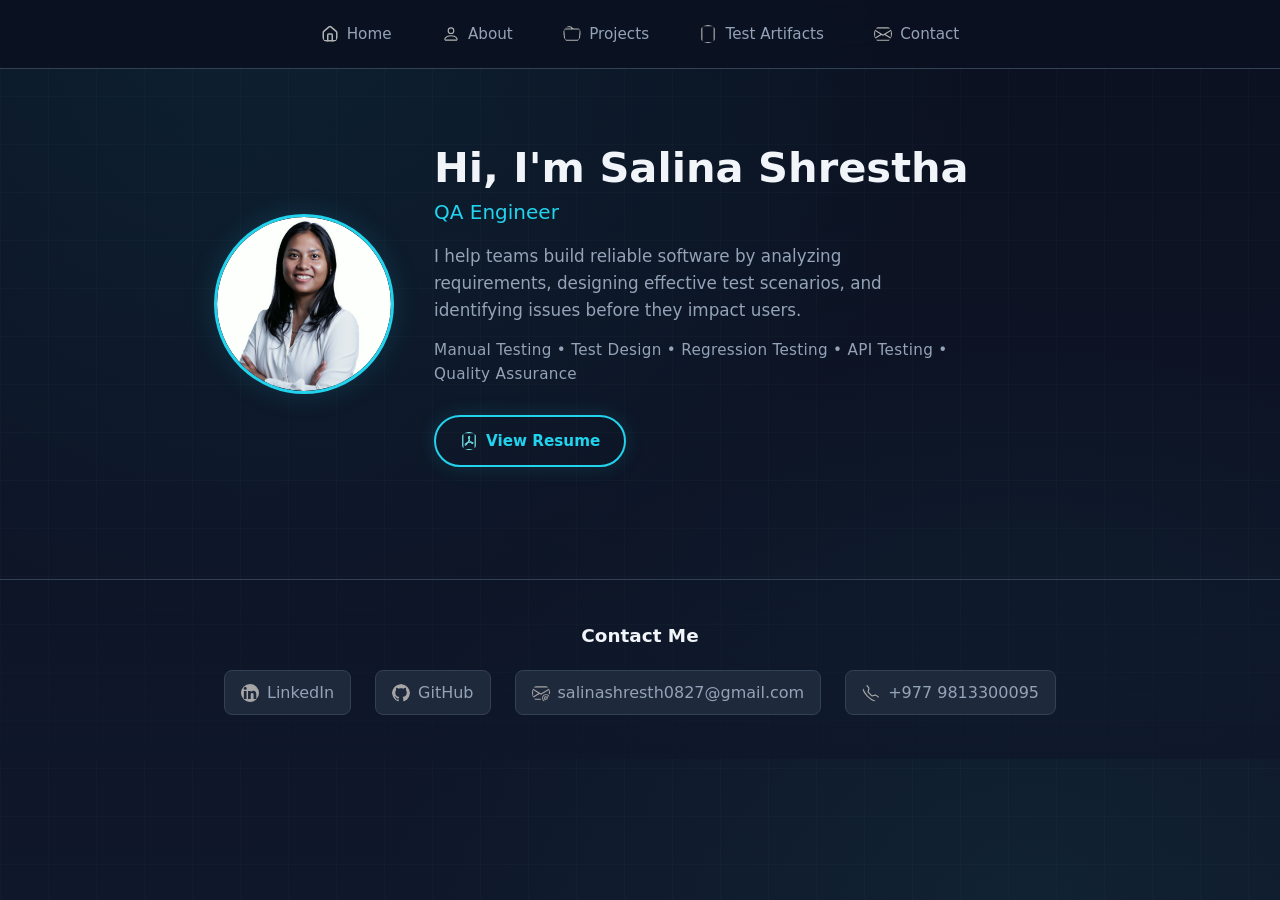
<file: index.html>
<!DOCTYPE html>
<html lang="en">
<head>
  <meta charset="UTF-8">
  <meta name="viewport" content="width=device-width, initial-scale=1.0">
  <title>Salina Shrestha | QA Engineer Portfolio</title>
  <link rel="stylesheet" href="style.css">
  
</head>
<body>
  <nav>
    <ul>
      <li>
        <a href="/">
          <img src="assets/icons/home.svg" alt="">
          Home
        </a>
      </li>
      <li>
        <a href="/about/">
          <img src="assets/icons/person.svg" alt="">
          About
        </a>
      </li>
      <li>
        <a href="/projects/">
          <img src="assets/icons/folder.svg" alt="">
          Projects
        </a>
      </li>
      <li>
        <a href="/artifacts/">
          <img src="assets/icons/file.svg" alt="">
          Test Artifacts
        </a>
      </li>
      <li>
        <a href="/#contact">
          <img src="assets/icons/envelope.svg" alt="">
          Contact
        </a>
      </li>
    </ul>
  </nav>

  <!-- Hero Section -->
    
   <!-- Hero Section -->
  <header class="hero hero-side">
    <div class="hero-photo">
      <img src="assets/profile.jpg" alt="Salina Shrestha">
    </div>

    <div class="hero-content">
      <h1>Hi, I'm Salina Shrestha</h1>
      <h2>QA Engineer</h2>

      <p>
        I help teams build reliable software by analyzing requirements,
        designing effective test scenarios, and identifying issues before
        they impact users.
      </p>

      <p class="skills-line">
        Manual Testing • Test Design • Regression Testing • API Testing • Quality Assurance
      </p>

      <a href="assets/resume.pdf" target="_blank" class="btn btn-primary">
        <img src="assets/icons/file-pdf.svg" alt="">
        View Resume
      </a>
    </div>
  </header>

  <!-- Footer / Contact -->
  <footer id="contact">
    <h3>Contact Me</h3>
    <address>
      <a href="https://www.linkedin.com/in/shresthasalina/" target="_blank" rel="noopener">
        <img src="assets/icons/linkedin.svg" alt="">
        LinkedIn
      </a>
      <a href="https://github.com/Salina-Stha" target="_blank" rel="noopener">
        <img src="assets/icons/github.svg" alt="">
        GitHub
      </a>
      <a href="mailto:salinashresth0827@gmail.com">
        <img src="assets/icons/envelope-at.svg" alt="">
        salinashresth0827@gmail.com
      </a>
      <a href="tel:+9779813300095">
        <img src="assets/icons/telephone.svg" alt="">
        +977 9813300095
      </a>
    </address>
  </footer>
</body>
</html>
</file>
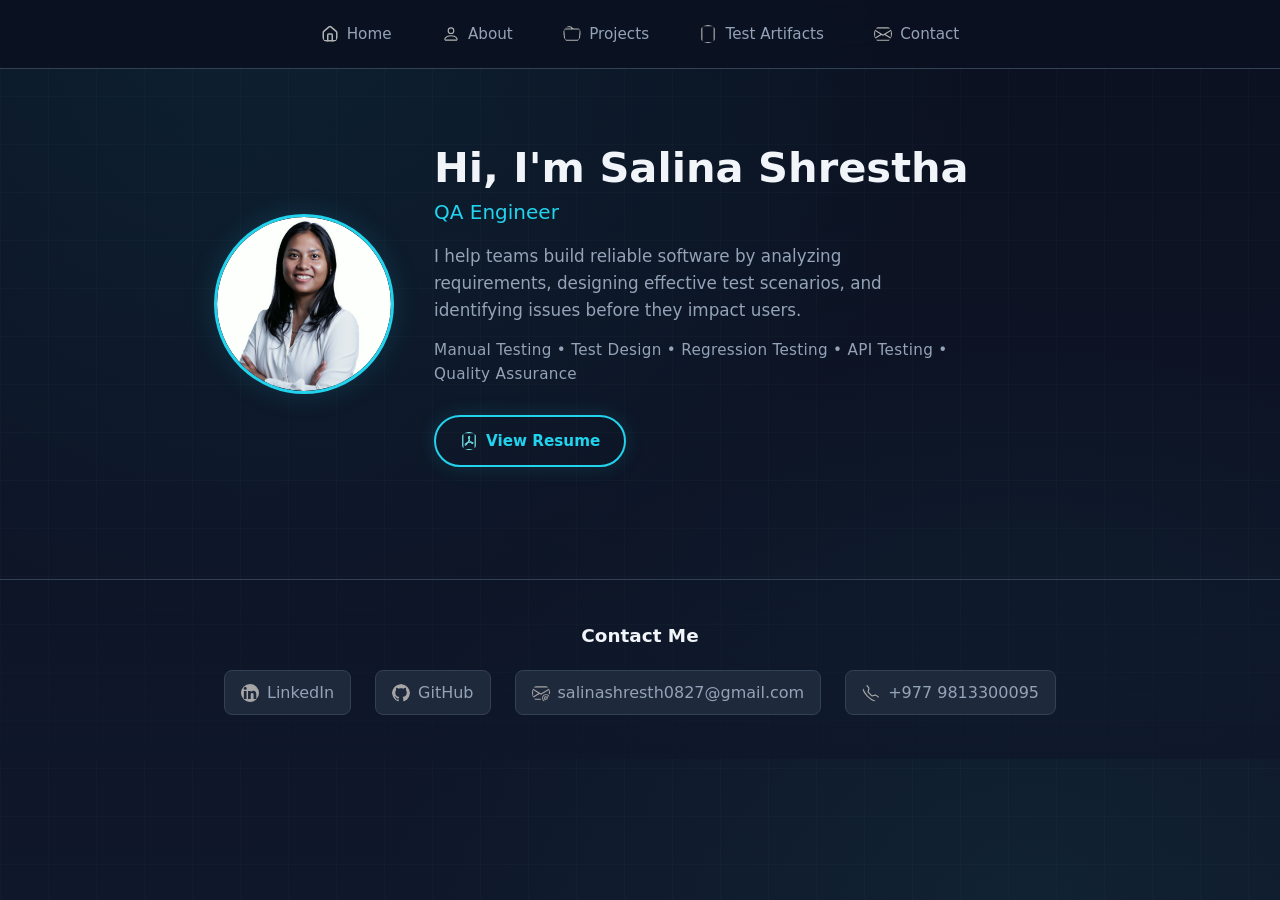
<file: Index.html>
<!DOCTYPE html>
<html lang="en">
<head>
  <meta charset="UTF-8">
  <meta name="viewport" content="width=device-width, initial-scale=1.0">
  <title>Salina Shrestha | QA Engineer Portfolio</title>
  <link rel="stylesheet" href="style.css">
  <link rel="stylesheet" href="https://cdnjs.cloudflare.com/ajax/libs/font-awesome/6.5.2/css/all.min.css">
</head>
<body>
  <nav>
    <ul>
      <li>
        <a href="index.html">
          <img src="assets/icons/home.svg" alt="">
          Home
        </a>
      </li>
      <li>
        <a href="about.html">
          <img src="assets/icons/person.svg" alt="">
          About
        </a>
      </li>
      <li>
        <a href="projects.html">
          <img src="assets/icons/folder.svg" alt="">
          Projects
        </a>
      </li>
      <li>
        <a href="artifacts.html">
          <img src="assets/icons/file.svg" alt="">
          Test Artifacts
        </a>
      </li>
      <li>
        <a href="#contact">
          <img src="assets/icons/envelope.svg" alt="">
          Contact
        </a>
      </li>
    </ul>
  </nav>

  <!-- Hero Section -->
    
   <!-- Hero Section -->
  <header class="hero hero-side">
    <div class="hero-photo">
      <img src="assets/profile.jpg" alt="Salina Shrestha">
    </div>

    <div class="hero-content">
      <h1>Hi, I'm Salina Shrestha</h1>
      <h2>QA Engineer</h2>

      <p>
        I help teams build reliable software by analyzing requirements,
        designing effective test scenarios, and identifying issues before
        they impact users.
      </p>

      <p class="skills-line">
        Manual Testing • Test Design • Regression Testing • API Testing • Quality Assurance
      </p>

      <a href="assets/resume.pdf" target="_blank" class="btn btn-primary">
        <img src="assets/icons/file-pdf.svg" alt="">
        View Resume
      </a>
    </div>
  </header>

  <!-- Footer / Contact -->
  <footer id="contact">
    <h3>Contact Me</h3>
    <address>
      <a href="https://www.linkedin.com/in/shresthasalina/" target="_blank" rel="noopener">
        <img src="assets/icons/linkedin.svg" alt="">
        LinkedIn
      </a>
      <a href="https://github.com/Salina-Stha" target="_blank" rel="noopener">
        <img src="assets/icons/github.svg" alt="">
        GitHub
      </a>
      <a href="mailto:salinashresth0827@gmail.com">
        <img src="assets/icons/envelope-at.svg" alt="">
        salinashresth0827@gmail.com
      </a>
      <a href="tel:+9779813300095">
        <img src="assets/icons/telephone.svg" alt="">
        +977 9813300095
      </a>
    </address>
  </footer>
</body>
</html>
</file>
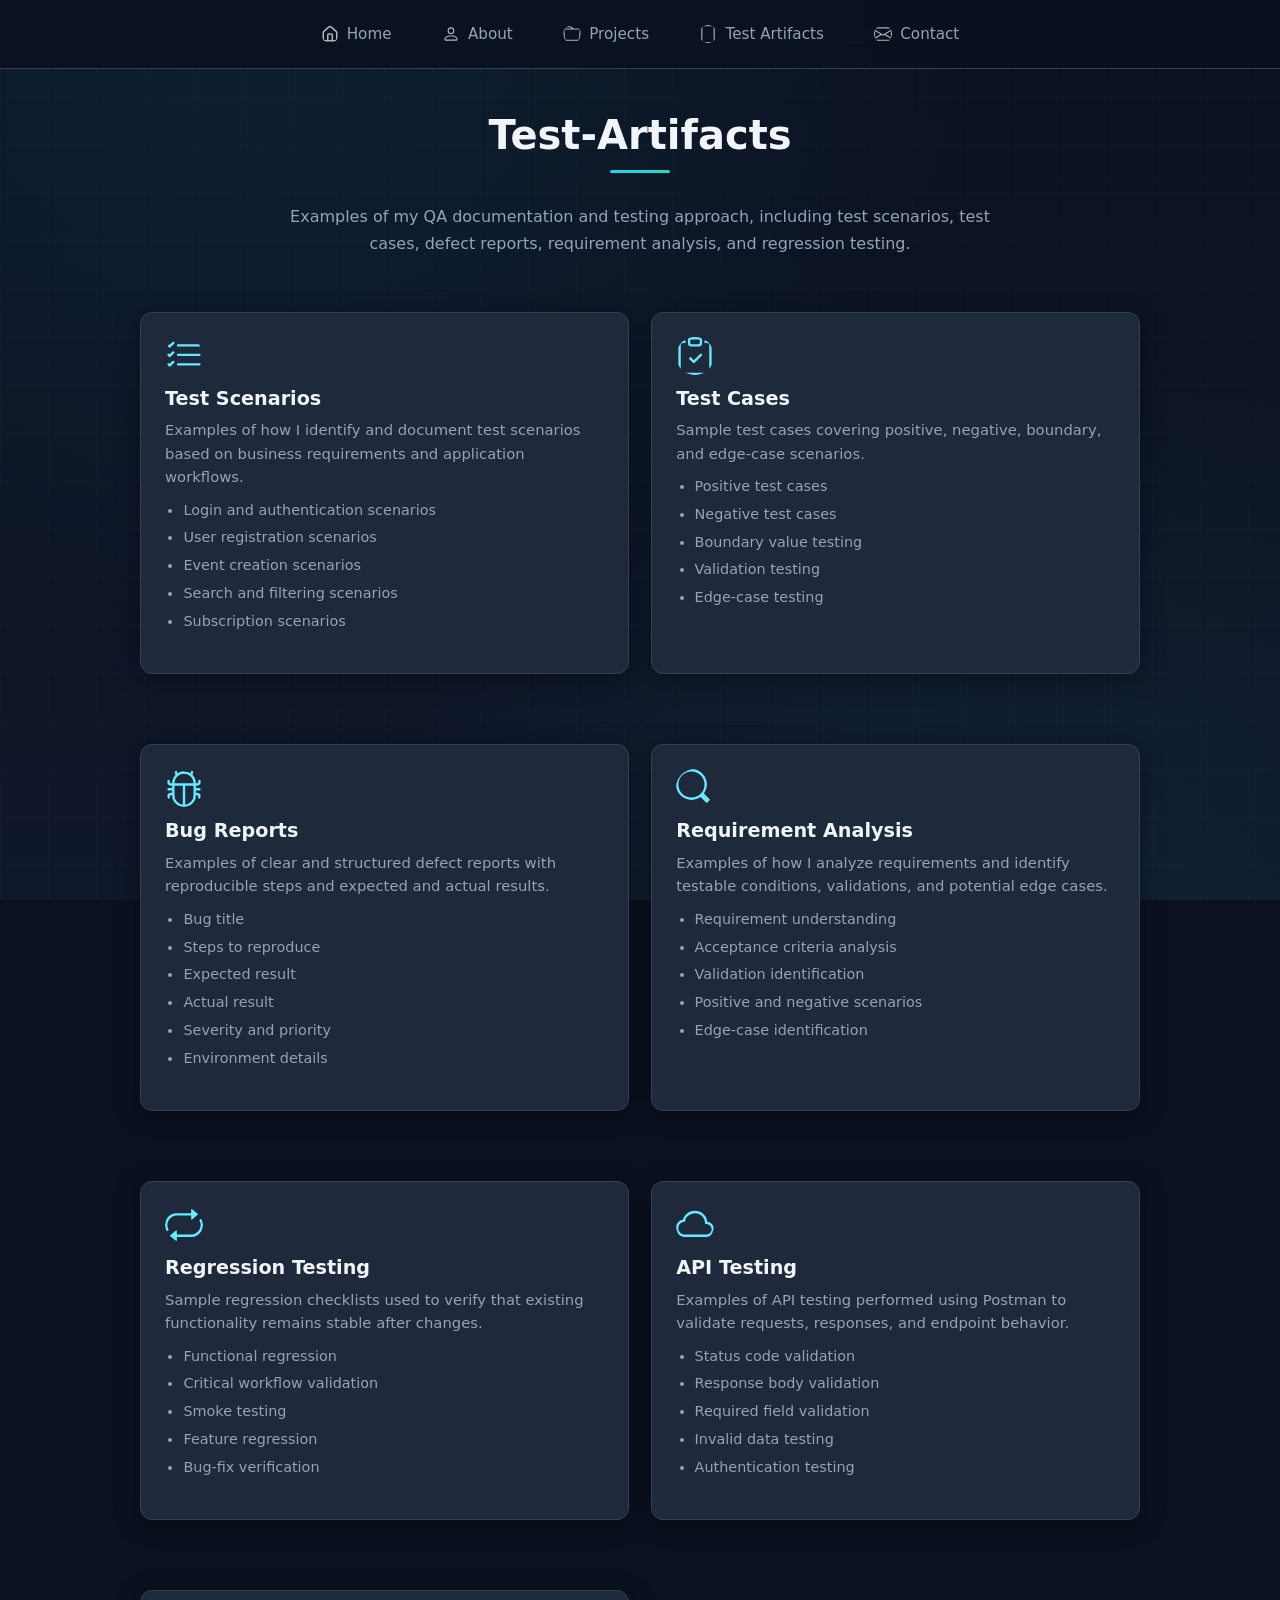
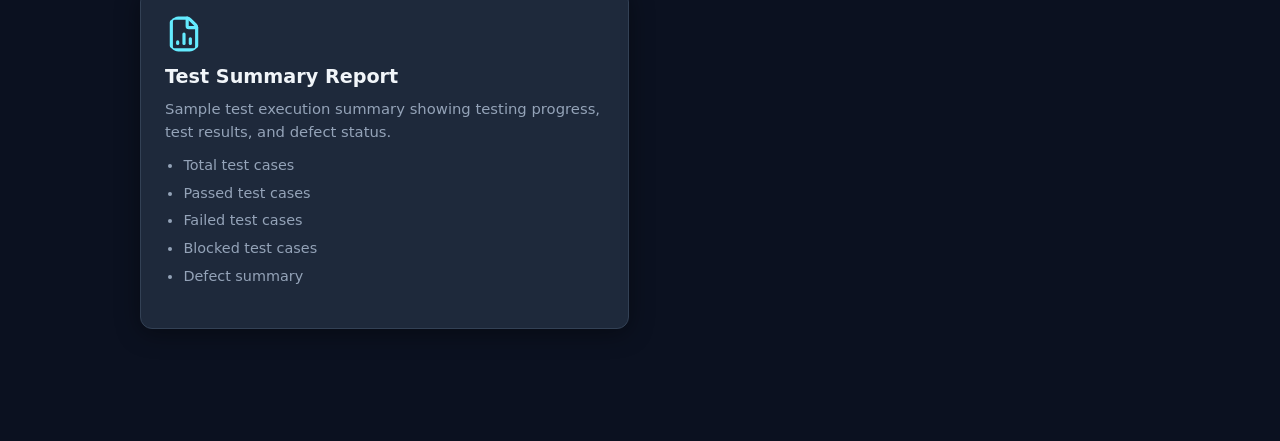
<file: artifacts/index.html>
<!DOCTYPE html>
<html lang="en">
<head>
  <meta charset="UTF-8">
  <meta name="viewport" content="width=device-width, initial-scale=1.0">
  <title>Test Artifacts | Salina Shrestha - QA Engineer</title>
  <link rel="stylesheet" href="/style.css">
</head>
<body>
  <nav>
    <ul>
      <li>
        <a href="/">
          <img src="/assets/icons/home.svg" alt="">
          Home
        </a>
      </li>
      <li>
        <a href="/about/">
          <img src="/assets/icons/person.svg" alt="">
          About
        </a>
      </li>
      <li>
        <a href="/projects/">
          <img src="/assets/icons/folder.svg" alt="">
          Projects
        </a>
      </li>
      <li>
        <a href="/artifacts/">
          <img src="/assets/icons/file.svg" alt="">
          Test Artifacts
        </a>
      </li>
      <li>
        <a href="/#contact">
          <img src="/assets/icons/envelope.svg" alt="">
          Contact
        </a>
      </li>
    </ul>
  </nav>

  <main class="artifacts">
    <h1 class="page-title">Test-Artifacts</h1>

    <p class="artifacts-intro">
      Examples of my QA documentation and testing approach,
      including test scenarios, test cases, defect reports,
      requirement analysis, and regression testing.
    </p>

    <!-- Test Scenarios -->
    <section class="artifact-card">
      <img src="/assets/icons/list-check.svg" alt="">
      <div class="artifact-content">
        <h2>Test Scenarios</h2>
        <p>
          Examples of how I identify and document test scenarios
          based on business requirements and application workflows.
        </p>
        <ul>
          <li>Login and authentication scenarios</li>
          <li>User registration scenarios</li>
          <li>Event creation scenarios</li>
          <li>Search and filtering scenarios</li>
          <li>Subscription scenarios</li>
        </ul>
        <!-- <div class="artifact-buttons">
          <a href="artifacts/test-scenarios.pdf" target="_blank" class="artifact-button">View PDF</a>
          <a href="artifacts/test-scenarios.pdf" download class="artifact-button">Download</a>
        </div> -->
      </div>
    </section>

    <!-- Test Cases -->
    <section class="artifact-card">
      <img src="/assets/icons/clipboard-check.svg" alt="">
      <div class="artifact-content">
        <h2>Test Cases</h2>
        <p>
          Sample test cases covering positive, negative,
          boundary, and edge-case scenarios.
        </p>
        <ul>
          <li>Positive test cases</li>
          <li>Negative test cases</li>
          <li>Boundary value testing</li>
          <li>Validation testing</li>
          <li>Edge-case testing</li>
        </ul>
        <!-- <div class="artifact-buttons">
          <a href="artifacts/test-cases.pdf" target="_blank" class="artifact-button">View PDF</a>
          <a href="artifacts/test-cases.pdf" download class="artifact-button">Download</a>
        </div> -->
      </div>
    </section>

    <!-- Bug Reports -->
    <section class="artifact-card">
      <img src="/assets/icons/bug.svg" alt="">
      <div class="artifact-content">
        <h2>Bug Reports</h2>
        <p>
          Examples of clear and structured defect reports
          with reproducible steps and expected and actual results.
        </p>
        <ul>
          <li>Bug title</li>
          <li>Steps to reproduce</li>
          <li>Expected result</li>
          <li>Actual result</li>
          <li>Severity and priority</li>
          <li>Environment details</li>
        </ul>
        <!-- <div class="artifact-buttons">
          <a href="artifacts/bug-reports.pdf" target="_blank" class="artifact-button">View PDF</a>
          <a href="artifacts/bug-reports.pdf" download class="artifact-button">Download</a>
        </div> -->
      </div>
    </section>

    <!-- Requirement Analysis -->
    <section class="artifact-card">
      <img src="/assets/icons/search.svg" alt="">
      <div class="artifact-content">
        <h2>Requirement Analysis</h2>
        <p>
          Examples of how I analyze requirements and identify
          testable conditions, validations, and potential edge cases.
        </p>
        <ul>
          <li>Requirement understanding</li>
          <li>Acceptance criteria analysis</li>
          <li>Validation identification</li>
          <li>Positive and negative scenarios</li>
          <li>Edge-case identification</li>
        </ul>
        <!-- <div class="artifact-buttons">
          <a href="artifacts/requirement-analysis.pdf" target="_blank" class="artifact-button">View PDF</a>
          <a href="artifacts/requirement-analysis.pdf" download class="artifact-button">Download</a>
        </div>
      </div> -->
    </section>

    <!-- Regression Testing -->
    <section class="artifact-card">
      <img src="/assets/icons/repeat.svg" alt="">
      <div class="artifact-content">
        <h2>Regression Testing</h2>
        <p>
          Sample regression checklists used to verify that
          existing functionality remains stable after changes.
        </p>
        <ul>
          <li>Functional regression</li>
          <li>Critical workflow validation</li>
          <li>Smoke testing</li>
          <li>Feature regression</li>
          <li>Bug-fix verification</li>
        </ul>
        <!-- <div class="artifact-buttons">
          <a href="artifacts/regression-checklist.pdf" target="_blank" class="artifact-button">View PDF</a>
          <a href="artifacts/regression-checklist.pdf" download class="artifact-button">Download</a>
        </div> -->
      </div>
    </section>

    <!-- API Testing -->
    <section class="artifact-card">
      <img src="/assets/icons/cloud.svg" alt="">
      <div class="artifact-content">
        <h2>API Testing</h2>
        <p>
          Examples of API testing performed using Postman
          to validate requests, responses, and endpoint behavior.
        </p>
        <ul>
          <li>Status code validation</li>
          <li>Response body validation</li>
          <li>Required field validation</li>
          <li>Invalid data testing</li>
          <li>Authentication testing</li>
        </ul>
        <!-- <div class="artifact-buttons">
          <a href="artifacts/api-testing.pdf" target="_blank" class="artifact-button">View PDF</a>
          <a href="artifacts/api-testing.pdf" download class="artifact-button">Download</a>
        </div>
      </div> -->
    </section>

    <!-- Test Summary -->
    <section class="artifact-card">
      <img src="/assets/icons/file-chart-column.svg" alt="">
      <div class="artifact-content">
        <h2>Test Summary Report</h2>
        <p>
          Sample test execution summary showing testing progress,
          test results, and defect status.
        </p>
        <ul>
          <li>Total test cases</li>
          <li>Passed test cases</li>
          <li>Failed test cases</li>
          <li>Blocked test cases</li>
          <li>Defect summary</li>
        </ul>
        <!-- <div class="artifact-buttons">
          <a href="artifacts/test-summary.pdf" target="_blank" class="artifact-button">View PDF</a>
          <a href="artifacts/test-summary.pdf" download class="artifact-button">Download</a>
        </div>
      </div> -->
    </section>
  </main>
</body>
</html>
</file>
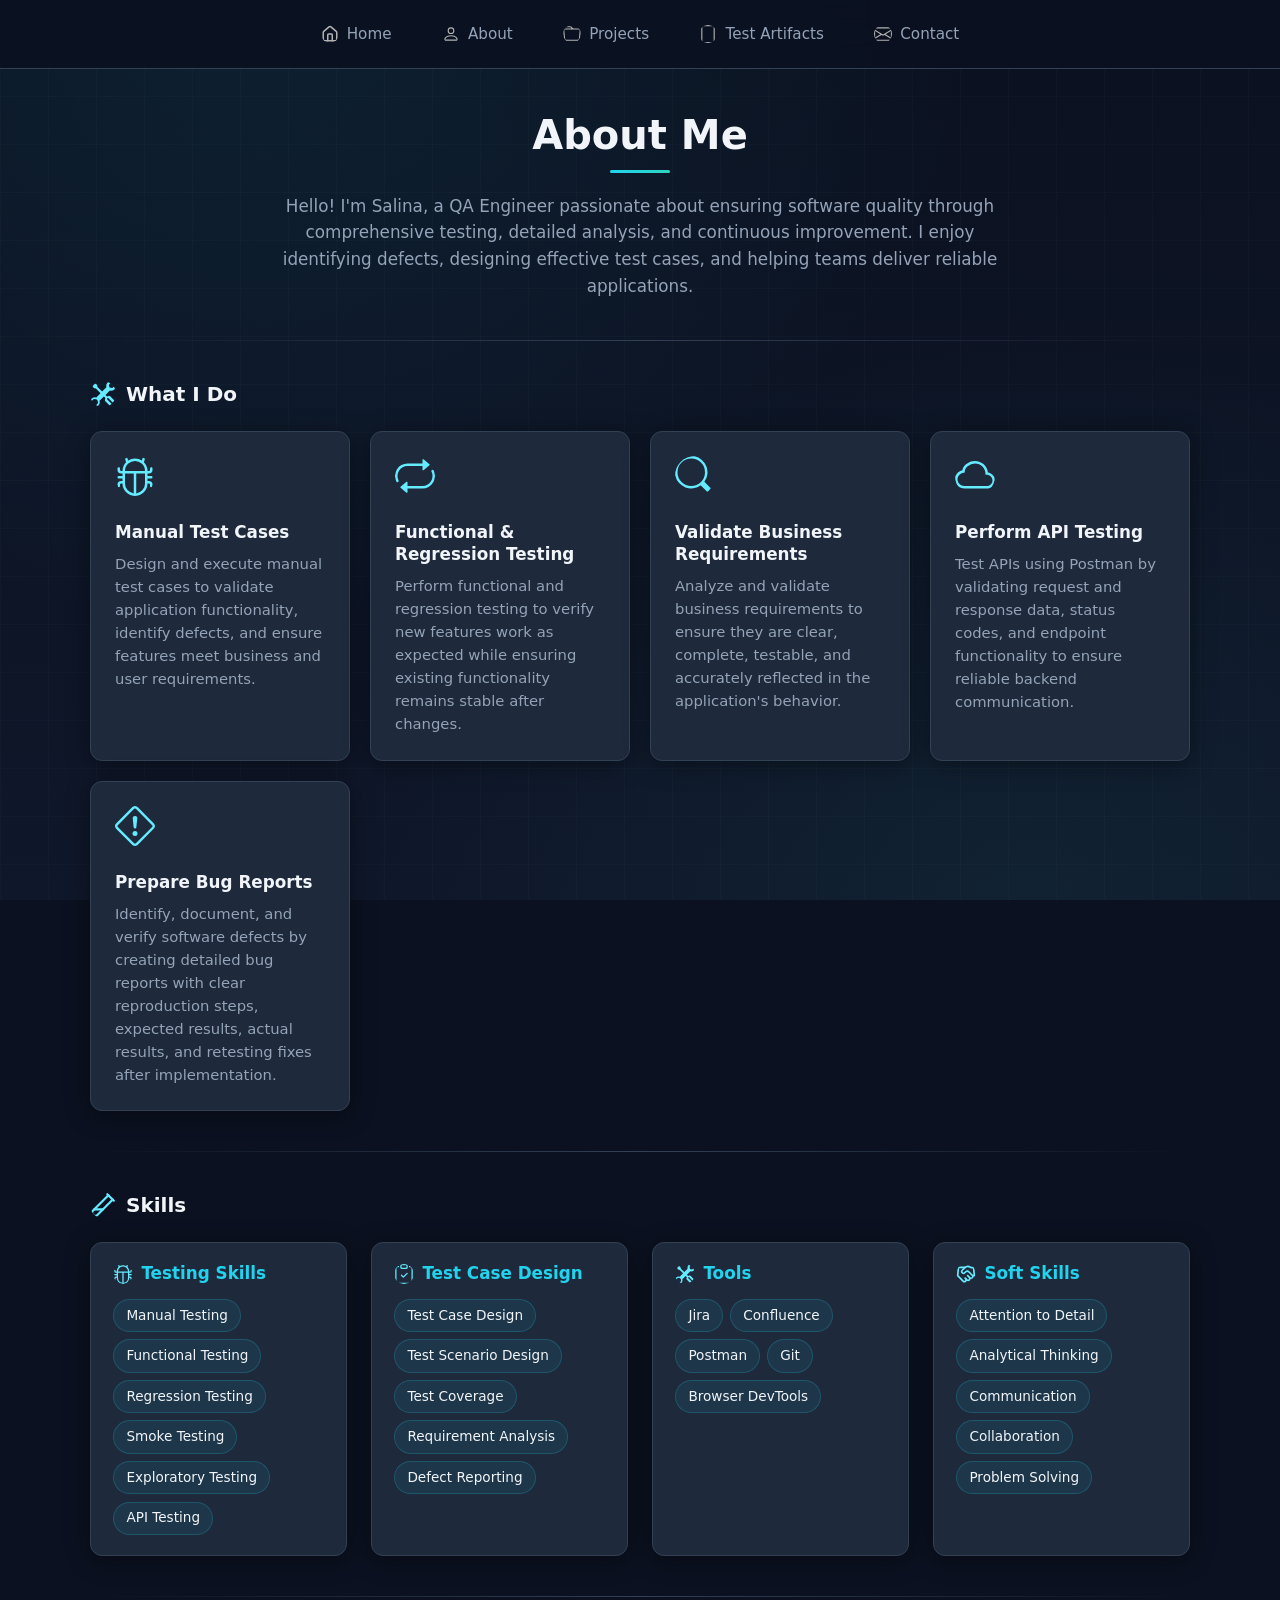
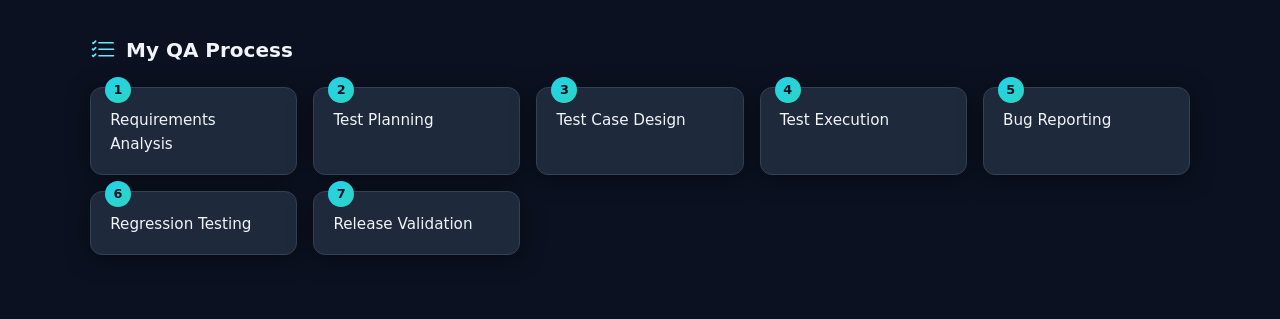
<file: about.html>
<!DOCTYPE html>
<html lang="en">
<head>
  <meta charset="UTF-8">
  <meta name="viewport" content="width=device-width, initial-scale=1.0">
  <title>About | Salina Shrestha - QA Engineer</title>
  <link rel="stylesheet" href="style.css">
</head>
<body>
  <nav>
    <ul>
      <li>
        <a href="index.html">
          <img src="assets/icons/home.svg" alt="">
          Home
        </a>
      </li>
      <li>
        <a href="about.html">
          <img src="assets/icons/person.svg" alt="">
          About
        </a>
      </li>
      <li>
        <a href="projects.html">
          <img src="assets/icons/folder.svg" alt="">
          Projects
        </a>
      </li>
      <li>
        <a href="artifacts.html">
          <img src="assets/icons/file.svg" alt="">
          Test Artifacts
        </a>
      </li>
      <li>
        <a href="index.html#contact">
          <img src="assets/icons/envelope.svg" alt="">
          Contact
        </a>
      </li>
    </ul>
  </nav>

  <main class="container">
    
    <h1 class="page-title">About Me</h1>
    

    <p class="about-intro">
      Hello! I'm Salina, a QA Engineer passionate about ensuring software quality
      through comprehensive testing, detailed analysis, and continuous improvement.
      I enjoy identifying defects, designing effective test cases, and helping teams
      deliver reliable applications.
    </p>

    <hr>

    <h2 class="skill-title">
      <img src="assets/icons/tools.svg" alt="">
      What I Do
    </h2>

    <ul class="what-i-do">
      <li class="work-card">
        <img src="assets/icons/bug.svg" alt="">
        <h3>Manual Test Cases</h3>
        <p>Design and execute manual test cases to validate application functionality, identify defects, and ensure features meet business and user requirements.</p>
      </li>

      <li class="work-card">
        <img src="assets/icons/repeat.svg" alt="">
        <h3>Functional &amp; Regression Testing</h3>
        <p>Perform functional and regression testing to verify new features work as expected while ensuring existing functionality remains stable after changes.</p>
      </li>

      <li class="work-card">
        <img src="assets/icons/search.svg" alt="">
        <h3>Validate Business Requirements</h3>
        <p>Analyze and validate business requirements to ensure they are clear, complete, testable, and accurately reflected in the application's behavior.</p>
      </li>

      <li class="work-card">
        <img src="assets/icons/cloud.svg" alt="">
        <h3>Perform API Testing</h3>
        <p>Test APIs using Postman by validating request and response data, status codes, and endpoint functionality to ensure reliable backend communication.</p>
      </li>

      <li class="work-card">
        <img src="assets/icons/exclamation-diamond.svg" alt="">
        <h3>Prepare Bug Reports</h3>
        <p>Identify, document, and verify software defects by creating detailed bug reports with clear reproduction steps, expected results, actual results, and retesting fixes after implementation.</p>
      </li>
    </ul>

    <hr>

    <h2 class="skill-title">
      <img src="assets/icons/test-tube-diagonal.svg" alt="">
      Skills
    </h2>

    <div class="skills-grid">
      <div class="skill-group">
        <h3>
          <img src="assets/icons/bug.svg" alt="">
          Testing Skills
        </h3>
        <ul>
          <li>Manual Testing</li>
          <li>Functional Testing</li>
          <li>Regression Testing</li>
          <li>Smoke Testing</li>
          <li>Exploratory Testing</li>
          <li>API Testing</li>
        </ul>
      </div>

      <div class="skill-group">
        <h3>
          <img src="assets/icons/clipboard-check.svg" alt="">
          Test Case Design
        </h3>
        <ul>
          <li>Test Case Design</li>
          <li>Test Scenario Design</li>
          <li>Test Coverage</li>
          <li>Requirement Analysis</li>
          <li>Defect Reporting</li>
        </ul>
      </div>

      <div class="skill-group">
        <h3>
          <img src="assets/icons/tools.svg" alt="">
          Tools
        </h3>
        <ul>
          <li>Jira</li>
          <li>Confluence</li>
          <li>Postman</li>
          <li>Git</li>
          <li>Browser DevTools</li>
        </ul>
      </div>

      <div class="skill-group">
        <h3>
          <img src="assets/icons/handshake.svg" alt="">
          Soft Skills
        </h3>
        <ul>
          <li>Attention to Detail</li>
          <li>Analytical Thinking</li>
          <li>Communication</li>
          <li>Collaboration</li>
          <li>Problem Solving</li>
        </ul>
      </div>
    </div>

    <hr>

    <h2 class="skill-title">
      <img src="assets/icons/list-check.svg" alt="">
      My QA Process
    </h2>

    <ol class="process-list">
      <li>Requirements Analysis</li>
      <li>Test Planning</li>
      <li>Test Case Design</li>
      <li>Test Execution</li>
      <li>Bug Reporting</li>
      <li>Regression Testing</li>
      <li>Release Validation</li>
    </ol>
  </main>
</body>
</html>
</file>
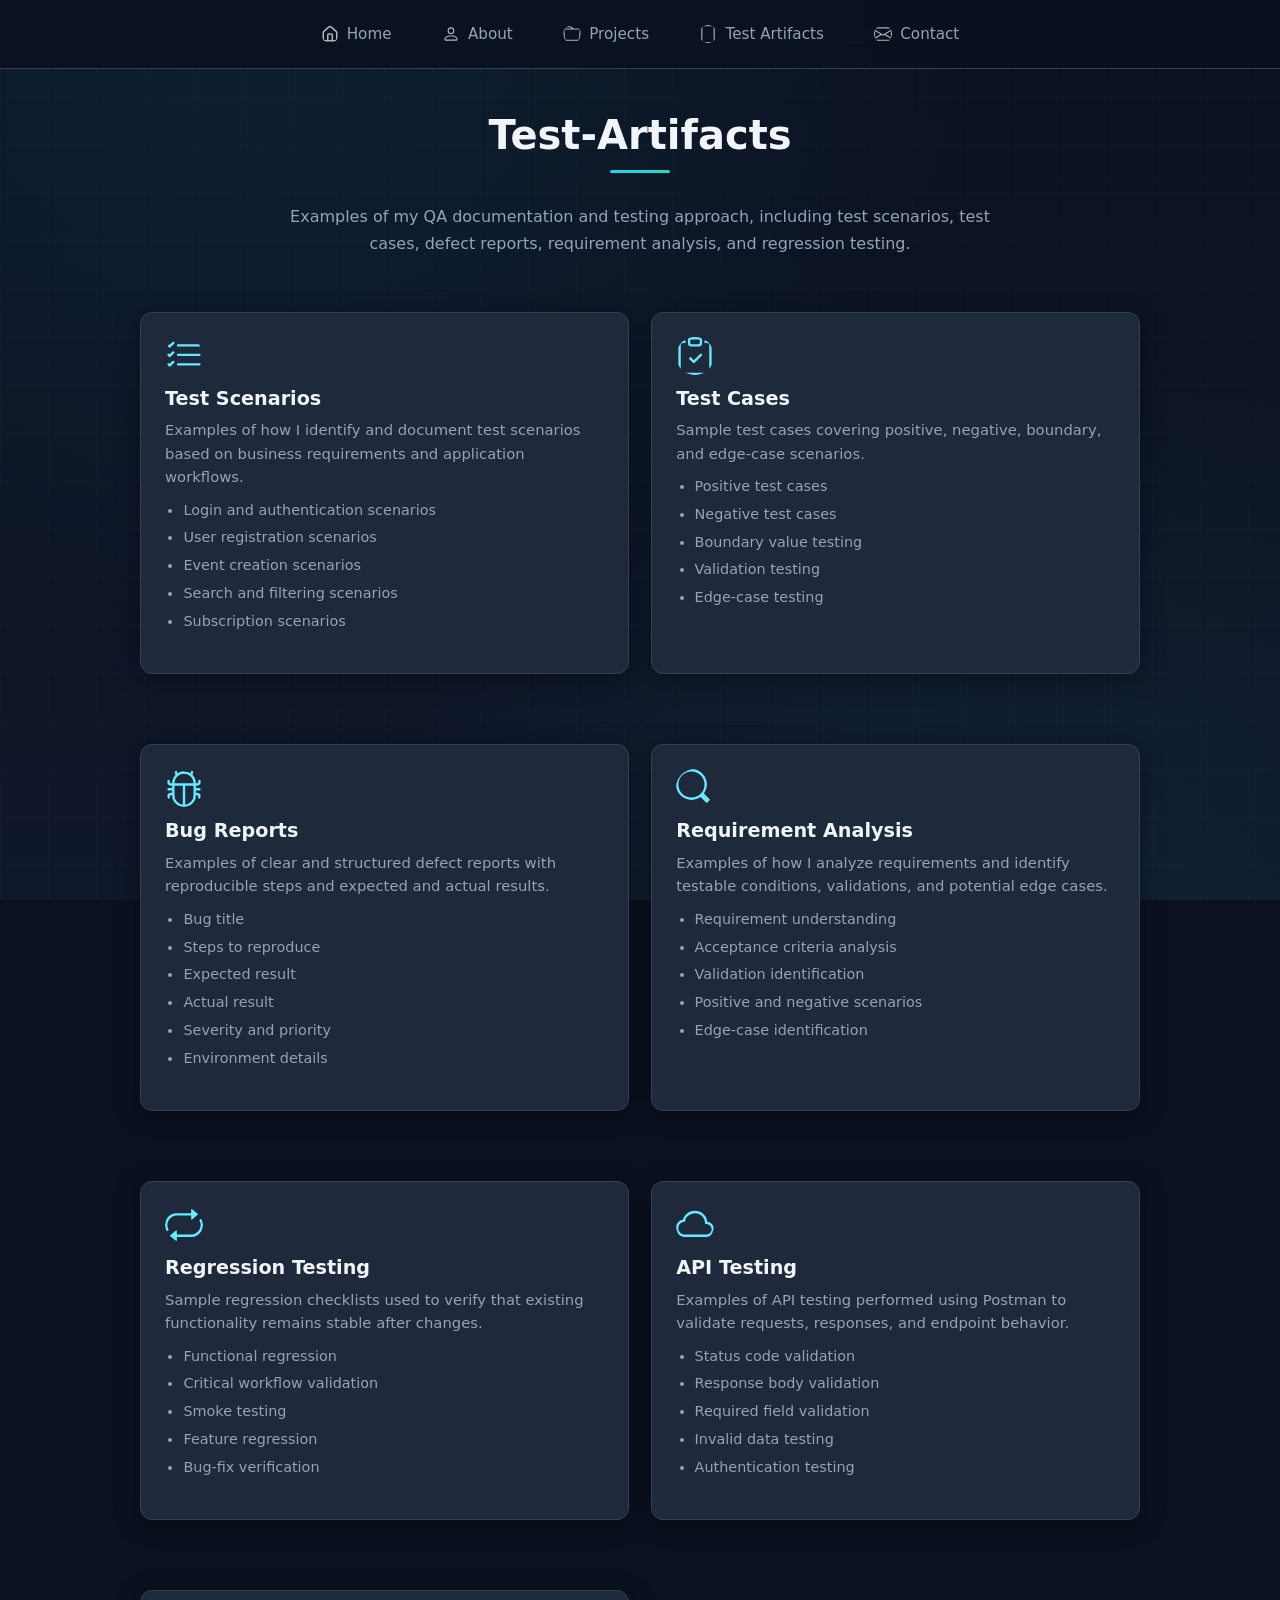
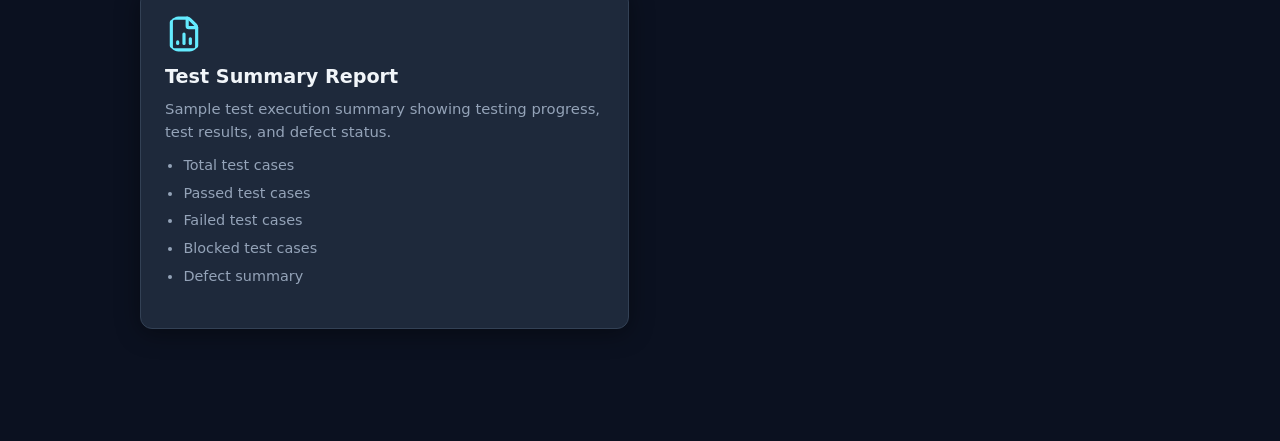
<file: artifacts.html>
<!DOCTYPE html>
<html lang="en">
<head>
  <meta charset="UTF-8">
  <meta name="viewport" content="width=device-width, initial-scale=1.0">
  <title>Test Artifacts | Salina Shrestha - QA Engineer</title>
  <link rel="stylesheet" href="style.css">
</head>
<body>
  <nav>
    <ul>
      <li>
        <a href="index.html">
          <img src="assets/icons/home.svg" alt="">
          Home
        </a>
      </li>
      <li>
        <a href="about.html">
          <img src="assets/icons/person.svg" alt="">
          About
        </a>
      </li>
      <li>
        <a href="projects.html">
          <img src="assets/icons/folder.svg" alt="">
          Projects
        </a>
      </li>
      <li>
        <a href="artifacts.html">
          <img src="assets/icons/file.svg" alt="">
          Test Artifacts
        </a>
      </li>
      <li>
        <a href="index.html#contact">
          <img src="assets/icons/envelope.svg" alt="">
          Contact
        </a>
      </li>
    </ul>
  </nav>

  <main class="artifacts">
    <h1 class="page-title">Test-Artifacts</h1>

    <p class="artifacts-intro">
      Examples of my QA documentation and testing approach,
      including test scenarios, test cases, defect reports,
      requirement analysis, and regression testing.
    </p>

    <!-- Test Scenarios -->
    <section class="artifact-card">
      <img src="assets/icons/list-check.svg" alt="">
      <div class="artifact-content">
        <h2>Test Scenarios</h2>
        <p>
          Examples of how I identify and document test scenarios
          based on business requirements and application workflows.
        </p>
        <ul>
          <li>Login and authentication scenarios</li>
          <li>User registration scenarios</li>
          <li>Event creation scenarios</li>
          <li>Search and filtering scenarios</li>
          <li>Subscription scenarios</li>
        </ul>
        <!-- <div class="artifact-buttons">
          <a href="artifacts/test-scenarios.pdf" target="_blank" class="artifact-button">View PDF</a>
          <a href="artifacts/test-scenarios.pdf" download class="artifact-button">Download</a>
        </div> -->
      </div>
    </section>

    <!-- Test Cases -->
    <section class="artifact-card">
      <img src="assets/icons/clipboard-check.svg" alt="">
      <div class="artifact-content">
        <h2>Test Cases</h2>
        <p>
          Sample test cases covering positive, negative,
          boundary, and edge-case scenarios.
        </p>
        <ul>
          <li>Positive test cases</li>
          <li>Negative test cases</li>
          <li>Boundary value testing</li>
          <li>Validation testing</li>
          <li>Edge-case testing</li>
        </ul>
        <!-- <div class="artifact-buttons">
          <a href="artifacts/test-cases.pdf" target="_blank" class="artifact-button">View PDF</a>
          <a href="artifacts/test-cases.pdf" download class="artifact-button">Download</a>
        </div> -->
      </div>
    </section>

    <!-- Bug Reports -->
    <section class="artifact-card">
      <img src="assets/icons/bug.svg" alt="">
      <div class="artifact-content">
        <h2>Bug Reports</h2>
        <p>
          Examples of clear and structured defect reports
          with reproducible steps and expected and actual results.
        </p>
        <ul>
          <li>Bug title</li>
          <li>Steps to reproduce</li>
          <li>Expected result</li>
          <li>Actual result</li>
          <li>Severity and priority</li>
          <li>Environment details</li>
        </ul>
        <!-- <div class="artifact-buttons">
          <a href="artifacts/bug-reports.pdf" target="_blank" class="artifact-button">View PDF</a>
          <a href="artifacts/bug-reports.pdf" download class="artifact-button">Download</a>
        </div> -->
      </div>
    </section>

    <!-- Requirement Analysis -->
    <section class="artifact-card">
      <img src="assets/icons/search.svg" alt="">
      <div class="artifact-content">
        <h2>Requirement Analysis</h2>
        <p>
          Examples of how I analyze requirements and identify
          testable conditions, validations, and potential edge cases.
        </p>
        <ul>
          <li>Requirement understanding</li>
          <li>Acceptance criteria analysis</li>
          <li>Validation identification</li>
          <li>Positive and negative scenarios</li>
          <li>Edge-case identification</li>
        </ul>
        <!-- <div class="artifact-buttons">
          <a href="artifacts/requirement-analysis.pdf" target="_blank" class="artifact-button">View PDF</a>
          <a href="artifacts/requirement-analysis.pdf" download class="artifact-button">Download</a>
        </div>
      </div> -->
    </section>

    <!-- Regression Testing -->
    <section class="artifact-card">
      <img src="assets/icons/repeat.svg" alt="">
      <div class="artifact-content">
        <h2>Regression Testing</h2>
        <p>
          Sample regression checklists used to verify that
          existing functionality remains stable after changes.
        </p>
        <ul>
          <li>Functional regression</li>
          <li>Critical workflow validation</li>
          <li>Smoke testing</li>
          <li>Feature regression</li>
          <li>Bug-fix verification</li>
        </ul>
        <!-- <div class="artifact-buttons">
          <a href="artifacts/regression-checklist.pdf" target="_blank" class="artifact-button">View PDF</a>
          <a href="artifacts/regression-checklist.pdf" download class="artifact-button">Download</a>
        </div> -->
      </div>
    </section>

    <!-- API Testing -->
    <section class="artifact-card">
      <img src="assets/icons/cloud.svg" alt="">
      <div class="artifact-content">
        <h2>API Testing</h2>
        <p>
          Examples of API testing performed using Postman
          to validate requests, responses, and endpoint behavior.
        </p>
        <ul>
          <li>Status code validation</li>
          <li>Response body validation</li>
          <li>Required field validation</li>
          <li>Invalid data testing</li>
          <li>Authentication testing</li>
        </ul>
        <!-- <div class="artifact-buttons">
          <a href="artifacts/api-testing.pdf" target="_blank" class="artifact-button">View PDF</a>
          <a href="artifacts/api-testing.pdf" download class="artifact-button">Download</a>
        </div>
      </div> -->
    </section>

    <!-- Test Summary -->
    <section class="artifact-card">
      <img src="assets/icons/file-chart-column.svg" alt="">
      <div class="artifact-content">
        <h2>Test Summary Report</h2>
        <p>
          Sample test execution summary showing testing progress,
          test results, and defect status.
        </p>
        <ul>
          <li>Total test cases</li>
          <li>Passed test cases</li>
          <li>Failed test cases</li>
          <li>Blocked test cases</li>
          <li>Defect summary</li>
        </ul>
        <!-- <div class="artifact-buttons">
          <a href="artifacts/test-summary.pdf" target="_blank" class="artifact-button">View PDF</a>
          <a href="artifacts/test-summary.pdf" download class="artifact-button">Download</a>
        </div>
      </div> -->
    </section>
  </main>
</body>
</html>
</file>
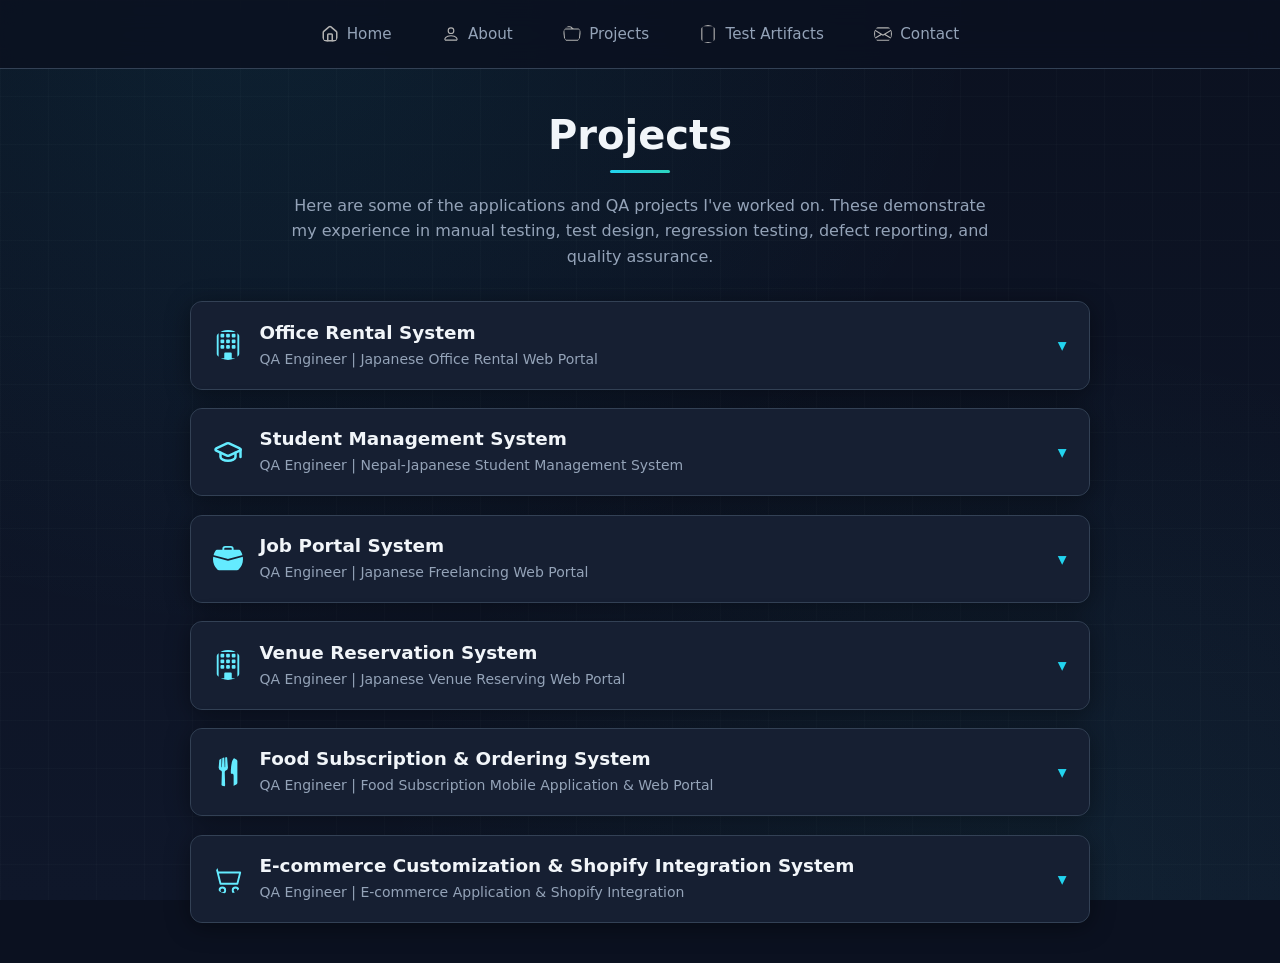
<file: projects.html>
<!DOCTYPE html>
<html lang="en">
<head>
  <meta charset="UTF-8">
  <meta name="viewport" content="width=device-width, initial-scale=1.0">
  <title>Projects | Salina Shrestha - QA Engineer</title>
  <link rel="stylesheet" href="style.css">
</head>
<body>
  <nav>
    <ul>
      <li>
        <a href="index.html">
          <img src="assets/icons/home.svg" alt="">
          Home
        </a>
      </li>
      <li>
        <a href="about.html">
          <img src="assets/icons/person.svg" alt="">
          About
        </a>
      </li>
      <li>
        <a href="projects.html">
          <img src="assets/icons/folder.svg" alt="">
          Projects
        </a>
      </li>
      <li>
        <a href="artifacts.html">
          <img src="assets/icons/file.svg" alt="">
          Test Artifacts
        </a>
      </li>
      <li>
        <a href="index.html#contact">
          <img src="assets/icons/envelope.svg" alt="">
          Contact
        </a>
      </li>
    </ul>
  </nav>

  <main class="container">
    <h1 class="page-title">Projects</h1>
    <p class="projects-intro">
      Here are some of the applications and QA projects I've worked on. These demonstrate my experience in manual testing, test design, regression testing, defect reporting, and quality assurance.
    </p>

    <section class="projects">

      <!-- Office Rental System -->
      <details class="project-card">
        <summary>
          <img src="assets/icons/building.svg" alt="">
          <div class="project-header">
            <h2>Office Rental System</h2>
            <p>QA Engineer | Japanese Office Rental Web Portal</p>
          </div>
        </summary>
        <div class="project-details">
          <h3>Project Overview</h3>
          <p>
            An office rental management application designed to manage office buildings and rental spaces across different cities in Japan. The platform also offers cashback promotions and discounts to enhance customer engagement. My primary responsibility was ensuring the quality, functionality, and reliability of the system through comprehensive testing, validating office search, rental inquiries, and cashback workflows.
          </p>
          <hr>
          <h3>Testing Performed</h3>
          <ul>
            <li>✔ Manual Testing</li>
            <li>✔ Functional Testing</li>
            <li>✔ Regression Testing</li>
            <li>✔ Smoke Testing</li>
            <li>✔ Exploratory Testing</li>
          </ul>
          <hr>
          <h3>Responsibilities</h3>
          <ul>
            <li>Requirement Analysis</li>
            <li>Test Scenario Design</li>
            <li>Test Case Preparation</li>
            <li>Manual Test Execution</li>
            <li>Regression Testing</li>
            <li>Defect Reporting and Verification</li>
            <li>Retesting After Bug Fixes</li>
          </ul>
          <hr>
          <h3>Tools Used</h3>
          <ul>
            <li>Git</li>
            <li>Browser DevTools</li>
          </ul>
          <hr>
          <h3>Key Achievements</h3>
          <ul>
            <li>Validated office search and filtering functionality.</li>
            <li>Verified rental inquiry and booking workflows.</li>
            <li>Tested cashback and promotional discount features.</li>
          </ul>
        </div>
      </details>

      <!-- Student Management System -->
      <details class="project-card">
        <summary>
          <img src="assets/icons/graduation-cap.svg" alt="">
          <div class="project-header">
            <h2>Student Management System</h2>
            <p>QA Engineer | Nepal-Japanese Student Management System</p>
          </div>
        </summary>
        <div class="project-details">
          <h3>Project Overview</h3>
          <p>
            A student management system designed for students working in Japan, enabling them to manage daily activities and academic records. The platform allows students to update daily logs, clock in and clock out of work, view examination results, and access instructor remarks and feedback. My primary responsibility was ensuring the quality, functionality, and reliability of the system through comprehensive testing, validating attendance tracking, log management, examination results, and user workflows.
          </p>
          <hr>
          <h3>Testing Performed</h3>
          <ul>
            <li>✔ Manual Testing</li>
            <li>✔ Functional Testing</li>
            <li>✔ Regression Testing</li>
            <li>✔ Smoke Testing</li>
            <li>✔ Exploratory Testing</li>
          </ul>
          <hr>
          <h3>Responsibilities</h3>
          <ul>
            <li>Requirement Analysis</li>
            <li>Test Scenario Design</li>
            <li>Test Case Preparation</li>
            <li>Manual Test Execution</li>
            <li>Regression Testing</li>
            <li>Defect Reporting and Verification</li>
            <li>Retesting After Bug Fixes</li>
          </ul>
          <hr>
          <h3>Tools Used</h3>
          <ul>
            <li>Browser DevTools</li>
            <li>Jira</li>
            <li>Confluence</li>
            <li>Postman</li>
          </ul>
          <hr>
          <h3>Key Achievements</h3>
          <ul>
            <li>Validated attendance and clock-in/clock-out workflows.</li>
            <li>Verified examination results and instructor feedback.</li>
            <li>Prepared comprehensive test cases and reported defects.</li>
          </ul>
        </div>
      </details>

      <!-- Job Portal System -->
      <details class="project-card">
        <summary>
          <img src="assets/icons/briefcase-fill.svg" alt="">
          <div class="project-header">
            <h2>Job Portal System</h2>
            <p>QA Engineer | Japanese Freelancing Web Portal</p>
          </div>
        </summary>
        <div class="project-details">
          <h3>Project Overview</h3>
          <p>
            A Japanese web portal designed to connect freelancers with job opportunities across various industries. The platform enables users to search and apply for freelance projects while allowing employers to post jobs and manage applications. My primary responsibility was ensuring the quality and reliability of the platform by validating job search, user registration, application workflows, and employer management features.
          </p>
          <hr>
          <h3>Testing Performed</h3>
          <ul>
            <li>✔ Manual Testing</li>
            <li>✔ Functional Testing</li>
            <li>✔ Regression Testing</li>
            <li>✔ Smoke Testing</li>
            <li>✔ Exploratory Testing</li>
          </ul>
          <hr>
          <h3>Responsibilities</h3>
          <ul>
            <li>Requirement Analysis</li>
            <li>Test Scenario Design</li>
            <li>Test Case Preparation</li>
            <li>Manual Test Execution</li>
            <li>Regression Testing</li>
            <li>Defect Reporting and Verification</li>
            <li>Retesting After Bug Fixes</li>
          </ul>
          <hr>
          <h3>Tools Used</h3>
          <ul>
            <li>Browser DevTools</li>
            <li>Jira</li>
            <li>Confluence</li>
            <li>Postman</li>
          </ul>
          <hr>
          <h3>Key Achievements</h3>
          <ul>
            <li>Validated freelancer registration and login workflows.</li>
            <li>Verified job search and application functionality.</li>
            <li>Tested employer job posting and applicant management features.</li>
          </ul>
        </div>
      </details>

      <!-- Venue Reservation System -->
      <details class="project-card">
        <summary>
          <img src="assets/icons/building.svg" alt="">
          <div class="project-header">
            <h2>Venue Reservation System</h2>
            <p>QA Engineer | Japanese Venue Reserving Web Portal</p>
          </div>
        </summary>
        <div class="project-details">
          <h3>Project Overview</h3>
          <p>
            A Japanese web portal designed to book venues for weddings across different cities. My primary responsibility was ensuring all functionalities work smoothly through thorough testing of search, booking, and related features.
          </p>
          <hr>
          <h3>Testing Performed</h3>
          <ul>
            <li>✔ Manual Testing</li>
            <li>✔ Functional Testing</li>
            <li>✔ Regression Testing</li>
            <li>✔ Smoke Testing</li>
            <li>✔ Exploratory Testing</li>
            <li>✔ Cross-browser Testing</li>
          </ul>
          <hr>
          <h3>Responsibilities</h3>
          <ul>
            <li>Requirement Analysis</li>
            <li>Test Scenario Design</li>
            <li>Test Case Preparation</li>
            <li>Manual Test Execution</li>
            <li>Regression Testing</li>
            <li>Defect Reporting and Verification</li>
            <li>Retesting After Bug Fixes</li>
          </ul>
          <hr>
          <h3>Tools Used</h3>
          <ul>
            <li>Browser DevTools</li>
            <li>Jira</li>
            <li>Confluence</li>
            <li>Postman</li>
          </ul>
          <hr>
          <h3>Key Achievements</h3>
          <ul>
            <li>Validated user registration and login flows.</li>
            <li>Verified banquet/venue search and booking functionality.</li>
            <li>Tested wedding countdown features and related management tools.</li>
          </ul>
        </div>
      </details>
      <!-- Food subscription and ordering system -->
      <details class="project-card">
        <summary>
          <img src="assets/icons/fork-knife.svg" alt="">
          <div class="project-header">
            <h2>Food Subscription & Ordering System</h2>
            <p>QA Engineer | Food Subscription Mobile Application & Web Portal</p>
          </div>
        </summary>
        <div class="project-details">
          <h3>Project Overview</h3>
          <p>
            A food subscription application available on mobile and web platforms,
            designed to allow users to register, subscribe to meal plans, manage
            their cart, complete payments, and track orders. My primary responsibility
            was ensuring smooth functionality and a consistent user experience across
            different devices and browsers through comprehensive testing.
           </p>
          <hr>
          <h3>Testing Performed</h3>
          <ul>
            <li>✔ Manual Testing</li>
            <li>✔ Functional Testing</li>
            <li>✔ Regression Testing</li>
            <li>✔ Smoke Testing</li>
            <li>✔ Exploratory Testing</li>
            <li>✔ Cross-browser Testing</li>
          </ul>
          <hr>
          <h3>Responsibilities</h3>
          <ul>
            <li>Requirement Analysis</li>    
            <li>Test Case Preparation</li>
            <li>Manual Test Execution</li>
            <li>Regression Testing</li>
            <li>Defect Reporting and Verification</li>
            <li>Retesting After Bug Fixes</li>
          </ul>
          <hr>
          <h3>Tools Used</h3>
          <ul>
            <li>Browser DevTools</li>
            <li>Clickup</li>
            
          </ul>
          <hr>
          <h3>Key Achievements</h3>
          <ul>
            <li>
                Validated core user workflows including registration,
                subscription, checkout, payment, and order tracking.
            </li>

            <li>
                Identified and reported defects before production releases
                with detailed reproduction steps and supporting evidence.
            </li>

            <li>
                Collaborated with developers to verify fixes and ensure
                issues were resolved within the expected timeframe.
            </li>

            <li>
                Performed responsive and cross-browser testing to ensure
                a consistent user experience across different devices.
            </li>
        </ul>
        </div>
      </details>
      <!-- E-commerce Customization & Shopify Integration System -->
<details class="project-card">

    <summary>

        <img src="assets/icons/cart2.svg"
             alt="E-commerce Customization and Shopify Integration System">

        <div class="project-header">
            <h2>E-commerce Customization & Shopify Integration System</h2>
            <p>QA Engineer | E-commerce Application & Shopify Integration</p>
        </div>

    </summary>

    <div class="project-details">

        <h3>Project Overview</h3>

        <p>
            An e-commerce application designed to integrate with Shopify stores,
            enabling merchants to configure the application and provide product
            customization capabilities to customers. My primary responsibility
            was ensuring seamless integration, functionality, and user experience
            across different devices and browsers through comprehensive testing.
        </p>

        <hr>

        <h3>Testing Performed</h3>

        <ul>
            <li>✔ Manual Testing</li>
            <li>✔ Functional Testing</li>
            <li>✔ Regression Testing</li>
            <li>✔ Smoke Testing</li>
            <li>✔ UI/UX Testing</li>
            <li>✔ Cross-Browser Testing</li>
            <li>✔ Responsive Testing</li>
        </ul>

        <hr>

        <h3>Key Features Tested</h3>

        <ul>
            <li>Product Customization</li>
            <li>Application Configuration</li>
            <li>Shopify Storefront Compatibility</li>
            <li>Customer Workflows</li>
            <li>Third-Party Integrations</li>
        </ul>

        <hr>

        <h3>Responsibilities</h3>

        <ul>
            <li>Requirement Analysis</li>
            <li>Test Scenario Design</li>
            <li>Test Case Preparation</li>
            <li>Manual Test Execution</li>
            <li>Functional and Regression Testing</li>
            <li>UI/UX and Responsive Testing</li>
            <li>Cross-Browser Testing</li>
            <li>Defect Reporting and Verification</li>
            <li>Retesting After Bug Fixes</li>
        </ul>

        <hr>

        <h3>Tools Used</h3>

        <ul>
            <li>ClickUp</li>
            <li>Browser DevTools</li>
        </ul>

        <hr>

        <h3>Key Achievements</h3>

        <ul>
            <li>
                Validated product customization and application
                configuration workflows.
            </li>

            <li>
                Verified compatibility and functionality across
                Shopify storefronts.
            </li>

            <li>
                Tested customer workflows and third-party integrations
                to identify potential integration issues.
            </li>

            <li>
                Reported defects with detailed reproduction steps,
                screenshots, and supporting evidence.
            </li>

            <li>
                Collaborated with developers to verify fixes and
                ensure issues were resolved effectively.
            </li>

        </ul>

    </div>

</details>


    </section>
  </main>
</body>
</html>
</file>
<file: style.css>
/* =========================
   QA Portfolio - Dark Modern Theme
   ========================= */

:root {
  --bg: #0b1120;
  --bg-alt: #111827;
  --surface: #1e293b;
  --surface-hover: #273549;
  --border: #334155;
  --text: #f1f5f9;
  --text-muted: #94a3b8;
  --primary: #22d3ee;
  --primary-dark: #06b6d4;
  --accent: #2dd4bf;
  --glow: rgba(34, 211, 238, 0.15);
  --shadow: 0 4px 24px rgba(0, 0, 0, 0.4);
  --shadow-hover: 0 8px 32px rgba(34, 211, 238, 0.12);
  --radius: 12px;
  --transition: 0.25s ease;
}

*,
*::before,
*::after {
  box-sizing: border-box;
  margin: 0;
  padding: 0;
}

html {
  scroll-behavior: smooth;
}

body {
  font-family: "Segoe UI", system-ui, -apple-system, BlinkMacSystemFont, Roboto, sans-serif;
  line-height: 1.6;
  color: var(--text);
  background-color: var(--bg);
  background-image:
    radial-gradient(ellipse at 20% 0%, rgba(34, 211, 238, 0.08) 0%, transparent 50%),
    radial-gradient(ellipse at 80% 100%, rgba(45, 212, 191, 0.06) 0%, transparent 45%),
    linear-gradient(180deg, #0b1120 0%, #0f172a 100%);
  background-attachment: fixed;
  min-height: 100vh;
}

/* Subtle grid / tech texture */
body::before {
  content: "";
  position: fixed;
  inset: 0;
  background-image:
    linear-gradient(rgba(148, 163, 184, 0.03) 1px, transparent 1px),
    linear-gradient(90deg, rgba(148, 163, 184, 0.03) 1px, transparent 1px);
  background-size: 48px 48px;
  pointer-events: none;
  z-index: -1;
}

img {
  width: 220px;
    height: 220px;
    border-radius: 50%;
    object-fit: cover;
    object-position: center 25%;
}

a {
  color: var(--primary);
  text-decoration: none;
  transition: color var(--transition);
}

a:hover {
  color: var(--accent);
}

/* =========================
   Navigation
========================= */

nav {
  position: sticky;
  top: 0;
  z-index: 100;
  background: rgba(11, 17, 32, 0.85);
  backdrop-filter: blur(14px);
  border-bottom: 1px solid var(--border);
  padding: 0.85rem 1.5rem;
}

nav ul {
  display: flex;
  flex-wrap: wrap;
  list-style: none;
  gap: 0.4rem 1.25rem;
  justify-content: center;
  max-width: 1100px;
  margin: 0 auto;
}

nav a {
  display: flex;
  align-items: center;
  gap: 8px;
  padding: 0.5rem 0.95rem;
  border-radius: 8px;
  color: var(--text-muted);
  font-weight: 500;
  font-size: 0.95rem;
  transition: all var(--transition);
}

nav a:hover {
  background: rgba(34, 211, 238, 0.1);
  color: var(--primary);
}

nav img {
  width: 18px;
  height: 18px;
  filter: brightness(0) invert(0.7);
  transition: filter var(--transition);
}

nav a:hover img {
  filter: brightness(0) invert(0.85) sepia(1) saturate(5) hue-rotate(155deg);
}

/* =========================
   Layout helpers
========================= */

.container {
  width: 90%;
  max-width: 1100px;
  margin: 0 auto;
  padding: 2.5rem 0;
}

section {
  margin-bottom: 3rem;
}

h1, h2, h3 {
  color: var(--text);
  line-height: 1.3;
}

h1 {
  font-size: clamp(1.8rem, 4vw, 2.5rem);
  margin-bottom: 0.75rem;
}

h2 {
  font-size: 1.5rem;
  margin-bottom: 1rem;
}

h3 {
  font-size: 1.15rem;
  margin-bottom: 0.5rem;
}

p {
  color: var(--text-muted);
  margin-bottom: 1rem;
}

hr {
  border: none;
  height: 1px;
  background: linear-gradient(90deg, transparent, var(--border), transparent);
  margin: 2.5rem 0;
}

/* =========================
   Buttons
========================= */

.btn {
  display: inline-flex;
  align-items: center;
  gap: 8px;
  padding: 0.75rem 1.5rem;
  border-radius: 50px;
  font-weight: 600;
  font-size: 0.95rem;
  border: 2px solid transparent;
  cursor: pointer;
  transition: all var(--transition);
  text-decoration: none;
}

.btn-primary {
  background: transparent;
  border-color: var(--primary);
  color: var(--primary);
  box-shadow: 0 0 20px var(--glow);
}

.btn-primary:hover {
  background: var(--primary);
  color: #0b1120;
  transform: translateY(-2px);
  box-shadow: 0 0 28px rgba(34, 211, 238, 0.35);
}

.btn img {
  width: 18px;
  height: 18px;
  filter: brightness(0) invert(0.85) sepia(1) saturate(5) hue-rotate(155deg);
}

.btn-primary:hover img {
  filter: brightness(0) invert(0.1);
}

/* Artifact buttons */
.artifact-button {
  display: inline-flex;
  align-items: center;
  justify-content: center;
  padding: 0.55rem 1.15rem;
  border: 1.5px solid var(--primary);
  border-radius: 8px;
  text-decoration: none;
  color: var(--primary);
  font-size: 0.875rem;
  font-weight: 600;
  background: transparent;
  transition: all var(--transition);
}

.artifact-button:hover {
  background: var(--primary);
  color: #0b1120;
  transform: translateY(-1px);
  box-shadow: 0 0 16px var(--glow);
}

/* =========================
   Hero (Home)
========================= */
/* =========================
   Hero (Home) - Side layout
========================= */

.hero {
  padding: 4.5rem 1.5rem 4rem;
  max-width: 900px;
  margin: 0 auto;
}

.hero-side {
  display: flex;
  align-items: center;
  gap: 2.5rem;
  text-align: left;
}

.hero-photo {
  flex-shrink: 0;
  width: 180px;
  height: 180px;
  border-radius: 50%;
  overflow: hidden;
  border: 3px solid var(--primary);
  box-shadow: 0 0 28px var(--glow);
}

.hero-photo img {
  width: 100%;
  height: 100%;
  object-fit: cover;
  display: block;
}

.hero-content h1 {
  font-size: clamp(1.9rem, 4vw, 2.6rem);
  margin-bottom: 0.3rem;
  color: var(--text);
}

.hero-content h2 {
  font-size: 1.25rem;
  font-weight: 500;
  color: var(--primary);
  margin-bottom: 1.1rem;
}

.hero-content p {
  font-size: 1.05rem;
  max-width: 520px;
  margin-bottom: 0.9rem;
}

.hero-content .skills-line {
  color: var(--text-muted);
  font-size: 0.95rem;
  margin-bottom: 1.75rem;
  letter-spacing: 0.02em;
}

/* Mobile: stack photo on top */
@media (max-width: 700px) {
  .hero-side {
    flex-direction: column;
    text-align: center;
    gap: 1.5rem;
  }

  .hero-photo {
    width: 140px;
    height: 140px;
  }

  .hero-content p {
    margin-left: auto;
    margin-right: auto;
  }
}

/* =========================
   About page
========================= */

.about-intro {
  max-width: 720px;
  margin: 0 auto 2rem;
  text-align: center;
  font-size: 1.05rem;
}

.skill-title {
  display: flex;
  align-items: center;
  gap: 10px;
  margin: 2rem 0 1rem;
  font-size: 1.25rem;
  color: var(--text);
}

.skill-title img {
  width: 26px;
  height: 26px;
  filter: brightness(0) invert(0.75) sepia(1) saturate(4) hue-rotate(155deg);
}

/* What I Do cards */
.what-i-do {
  display: grid;
  grid-template-columns: repeat(auto-fit, minmax(240px, 1fr));
  gap: 1.25rem;
  list-style: none;
  margin: 1.5rem 0 2.5rem;
}

.work-card {
  background: var(--surface);
  border: 1px solid var(--border);
  border-radius: var(--radius);
  padding: 1.5rem;
  box-shadow: var(--shadow);
  transition: transform var(--transition), box-shadow var(--transition), border-color var(--transition);
}

.work-card:hover {
  transform: translateY(-4px);
  box-shadow: var(--shadow-hover);
  border-color: rgba(34, 211, 238, 0.35);
}

.work-card img {
  width: 40px;
  height: 40px;
  margin-bottom: 0.75rem;
  filter: brightness(0) invert(0.75) sepia(1) saturate(4) hue-rotate(155deg);
}

.work-card h3 {
  margin: 0.4rem 0 0.6rem;
  font-size: 1.05rem;
  color: var(--text);
}

.work-card p {
  font-size: 0.925rem;
  margin: 0;
  line-height: 1.55;
}

/* Skills sections */
.skills-grid {
  display: grid;
  grid-template-columns: repeat(auto-fit, minmax(220px, 1fr));
  gap: 1.5rem;
  margin: 1.5rem 0;
}

.skill-group {
  background: var(--surface);
  border: 1px solid var(--border);
  border-radius: var(--radius);
  padding: 1.25rem 1.4rem;
  box-shadow: var(--shadow);
  transition: border-color var(--transition);
}

.skill-group:hover {
  border-color: rgba(34, 211, 238, 0.3);
}

.skill-group h3 {
  display: flex;
  align-items: center;
  gap: 8px;
  font-size: 1.05rem;
  margin-bottom: 0.85rem;
  color: var(--primary);
}

.skill-group h3 img {
  width: 20px;
  height: 20px;
  filter: brightness(0) invert(0.75) sepia(1) saturate(4) hue-rotate(155deg);
}

.skill-group ul {
  list-style: none;
  display: flex;
  flex-wrap: wrap;
  gap: 0.45rem;
}

.skill-group li {
  background: rgba(34, 211, 238, 0.08);
  color: var(--text);
  padding: 0.3rem 0.75rem;
  border-radius: 20px;
  font-size: 0.85rem;
  font-weight: 500;
  border: 1px solid rgba(34, 211, 238, 0.2);
}

/* QA Process */
.process-list {
  list-style: none;
  counter-reset: step;
  display: grid;
  grid-template-columns: repeat(auto-fit, minmax(180px, 1fr));
  gap: 1rem;
  margin: 1.5rem 0;
}

.process-list li {
  counter-increment: step;
  background: var(--surface);
  border: 1px solid var(--border);
  border-radius: var(--radius);
  padding: 1.25rem 1rem 1.1rem 1.2rem;
  position: relative;
  box-shadow: var(--shadow);
  font-weight: 500;
  font-size: 0.95rem;
  color: var(--text);
}

.process-list li::before {
  content: counter(step);
  position: absolute;
  top: -11px;
  left: 14px;
  width: 26px;
  height: 26px;
  background: linear-gradient(135deg, var(--primary), var(--accent));
  color: #0b1120;
  border-radius: 50%;
  display: flex;
  align-items: center;
  justify-content: center;
  font-size: 0.8rem;
  font-weight: 700;
}

/* =========================
   Projects
========================= */

.projects-intro {
  text-align: center;
  max-width: 700px;
  margin: 0 auto 2rem;
  color: var(--text-muted);
}

.projects {
  display: flex;
  flex-direction: column;
  gap: 1.15rem;
  max-width: 900px;
  margin: 0 auto;
}

.project-card {
  background: var(--surface);
  border: 1px solid var(--border);
  border-radius: var(--radius);
  box-shadow: var(--shadow);
  overflow: hidden;
  transition: border-color var(--transition), box-shadow var(--transition);
}

.project-card:hover {
  border-color: rgba(34, 211, 238, 0.3);
  box-shadow: var(--shadow-hover);
}

.project-card summary {
  display: flex;
  align-items: center;
  gap: 1rem;
  padding: 1.15rem 1.4rem;
  cursor: pointer;
  list-style: none;
  background: rgba(15, 23, 42, 0.5);
  transition: background var(--transition);
}

.project-card summary::-webkit-details-marker {
  display: none;
}

.project-card summary::after {
  content: "▾";
  margin-left: auto;
  font-size: 1.1rem;
  color: var(--primary);
  transition: transform var(--transition);
}

.project-card[open] summary::after {
  transform: rotate(180deg);
}

.project-card summary:hover {
  background: rgba(34, 211, 238, 0.06);
}

.project-card summary img {
  width: 30px;
  height: 30px;
  flex-shrink: 0;
  filter: brightness(0) invert(0.75) sepia(1) saturate(4) hue-rotate(155deg);
}

.project-header h2 {
  font-size: 1.15rem;
  margin: 0 0 0.2rem;
  color: var(--text);
}

.project-header p {
  margin: 0;
  font-size: 0.875rem;
  color: var(--text-muted);
}

.project-details {
  padding: 1.25rem 1.5rem 1.5rem;
  border-top: 1px solid var(--border);
}

.project-details h3 {
  color: var(--primary);
  font-size: 1rem;
  margin: 1rem 0 0.5rem;
}

.project-details h3:first-child {
  margin-top: 0;
}

.project-details ul {
  padding-left: 1.2rem;
  margin-bottom: 0.5rem;
}

.project-details li {
  margin-bottom: 0.35rem;
  color: var(--text-muted);
  font-size: 0.925rem;
}

.project-details hr {
  margin: 1rem 0;
}

/* =========================
   Artifacts
========================= */

.artifacts {
  width: 90%;
  max-width: 1000px;
  margin: 2.5rem auto 4rem;
  display: grid;
  grid-template-columns: repeat(2, 1fr);
  gap: 1.4rem;
}

.artifacts h1 {
  text-align: center;
  grid-column: 1 / -1;
  margin-bottom: 0.5rem;
}

.artifacts-intro {
  max-width: 700px;
  margin: 0 auto 2rem;
  text-align: center;
  line-height: 1.7;
  color: var(--text-muted);
  grid-column: 1 / -1;
}

.artifact-card {
  background: var(--surface);
  border: 1px solid var(--border);
  border-radius: var(--radius);
  padding: 1.5rem;
  box-shadow: var(--shadow);
  display: flex;
  flex-direction: column;
  gap: 0.75rem;
  transition: transform var(--transition), box-shadow var(--transition), border-color var(--transition);
}

.artifact-card:hover {
  transform: translateY(-3px);
  box-shadow: var(--shadow-hover);
  border-color: rgba(34, 211, 238, 0.3);
}

.artifact-card > img {
  width: 38px;
  height: 38px;
  filter: brightness(0) invert(0.75) sepia(1) saturate(4) hue-rotate(155deg);
}

.artifact-content h2 {
  font-size: 1.2rem;
  margin-bottom: 0.4rem;
  color: var(--text);
}

.artifact-content p {
  font-size: 0.925rem;
  margin-bottom: 0.6rem;
}

.artifact-content ul {
  padding-left: 1.15rem;
  margin-bottom: 1rem;
}

.artifact-content li {
  margin-bottom: 0.3rem;
  font-size: 0.9rem;
  color: var(--text-muted);
}

.artifact-buttons {
  display: flex;
  gap: 0.6rem;
  margin-top: auto;
  flex-wrap: wrap;
}
.page-title {
  text-align: center;
  font-size: clamp(1.9rem, 4vw, 2.5rem);
  margin-bottom: 1.25rem;
  color: var(--text);
  position: relative;
  padding-bottom: 0.75rem;
}

.page-title::after {
  content: "";
  position: absolute;
  bottom: 0;
  left: 50%;
  transform: translateX(-50%);
  width: 60px;
  height: 3px;
  background: linear-gradient(90deg, var(--primary), var(--accent));
  border-radius: 2px;
}

/* =========================
   Footer / Contact
========================= */

footer {
  margin-top: 3rem;
  padding: 2.75rem 1.5rem;
  background: linear-gradient(180deg, transparent, rgba(15, 23, 42, 0.8));
  border-top: 1px solid var(--border);
  text-align: center;
}

footer h3 {
  margin-bottom: 1.4rem;
  color: var(--text);
}

footer address {
  display: flex;
  flex-wrap: wrap;
  justify-content: center;
  gap: 0.9rem 1.5rem;
  font-style: normal;
}

footer a {
  display: inline-flex;
  align-items: center;
  gap: 8px;
  padding: 0.55rem 1rem;
  border-radius: 8px;
  color: var(--text-muted);
  font-weight: 500;
  background: var(--surface);
  border: 1px solid var(--border);
  transition: all var(--transition);
}

footer a:hover {
  background: rgba(34, 211, 238, 0.1);
  color: var(--primary);
  border-color: var(--primary);
  transform: translateY(-2px);
  box-shadow: 0 0 16px var(--glow);
}

footer a img {
  width: 18px;
  height: 18px;
  filter: brightness(0) invert(0.65);
  transition: filter var(--transition);
}

footer a:hover img {
  filter: brightness(0) invert(0.85) sepia(1) saturate(5) hue-rotate(155deg);
}

/* =========================
   Responsive
========================= */

@media (max-width: 768px) {
  nav ul {
    gap: 0.3rem 0.7rem;
  }

  nav a {
    padding: 0.4rem 0.6rem;
    font-size: 0.85rem;
  }

  .artifacts {
    grid-template-columns: 1fr;
  }

  .artifacts h1,
  .artifacts-intro {
    grid-column: 1;
  }

  .hero {
    padding: 3.5rem 1rem 3rem;
  }

  footer address {
    flex-direction: column;
    align-items: center;
  }
}

@media (max-width: 480px) {
  .what-i-do {
    grid-template-columns: 1fr;
  }

  .process-list {
    grid-template-columns: 1fr;
  }
}
</file>
